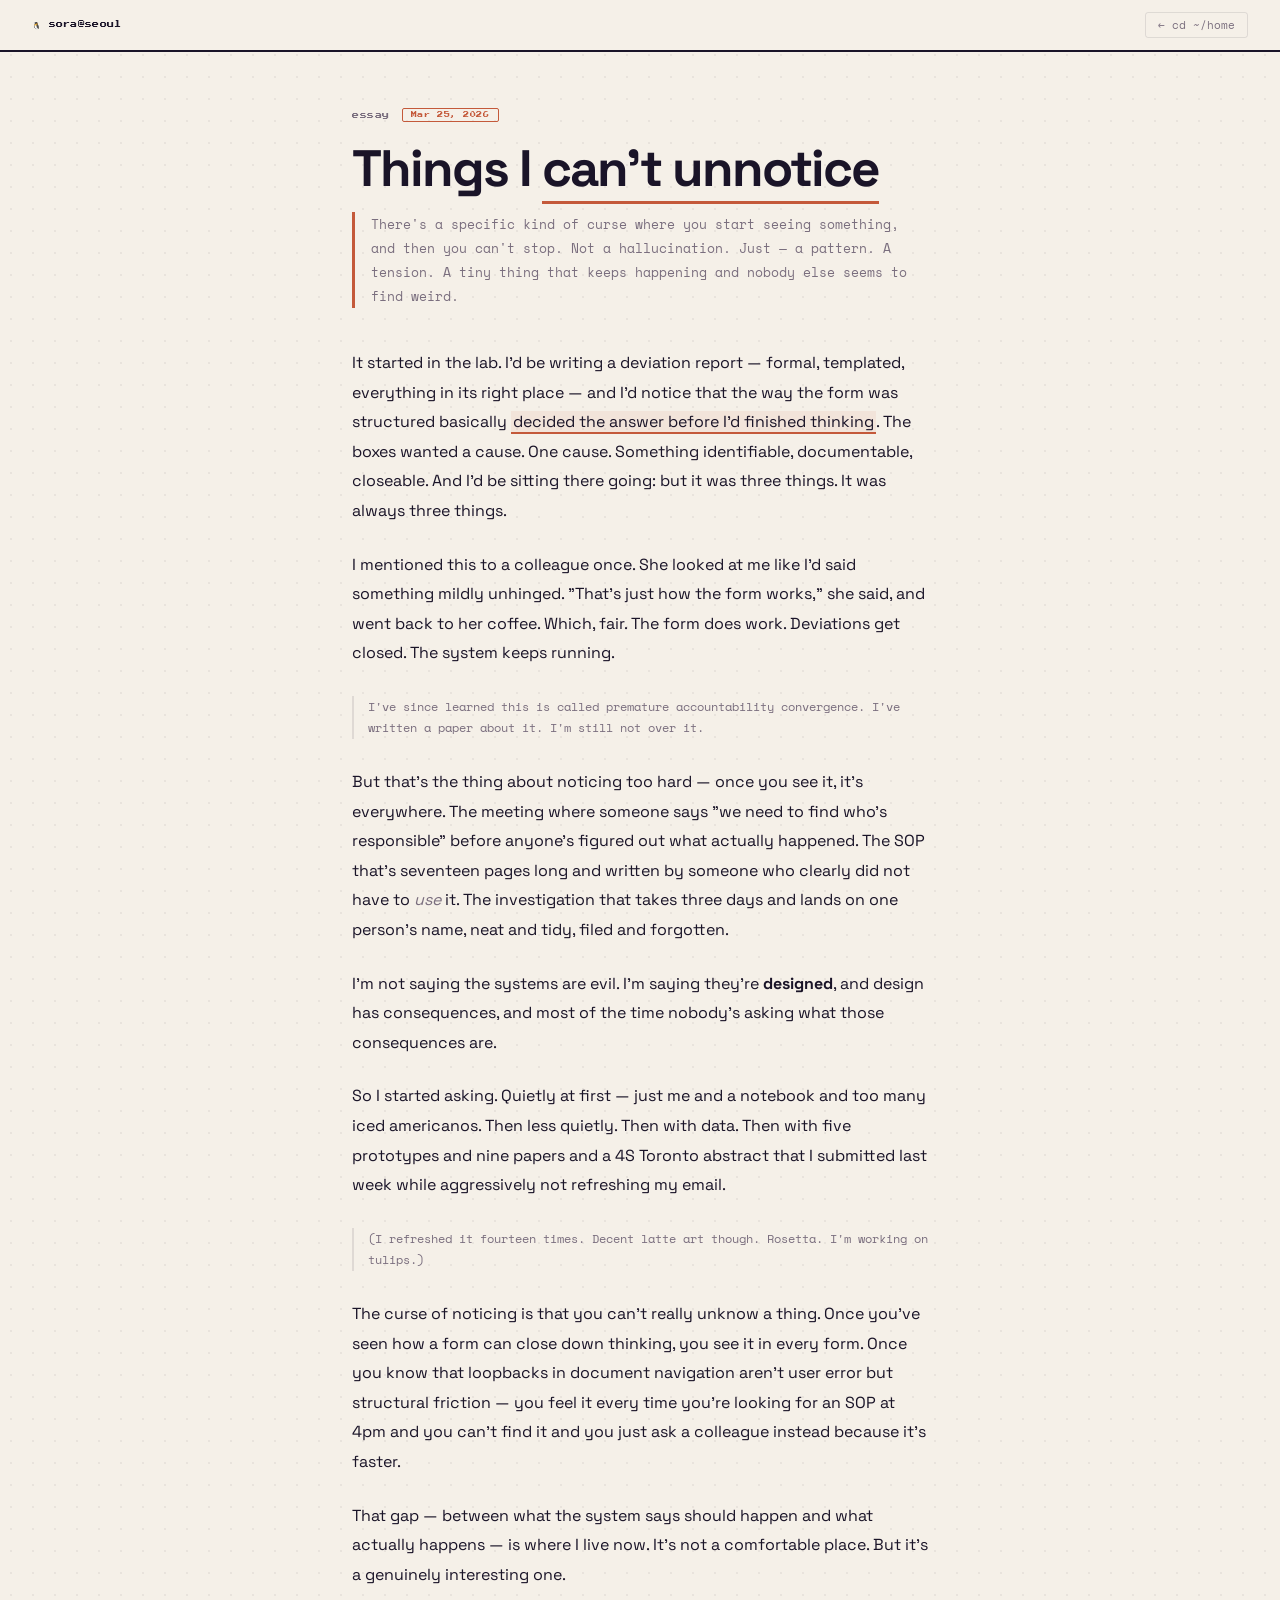
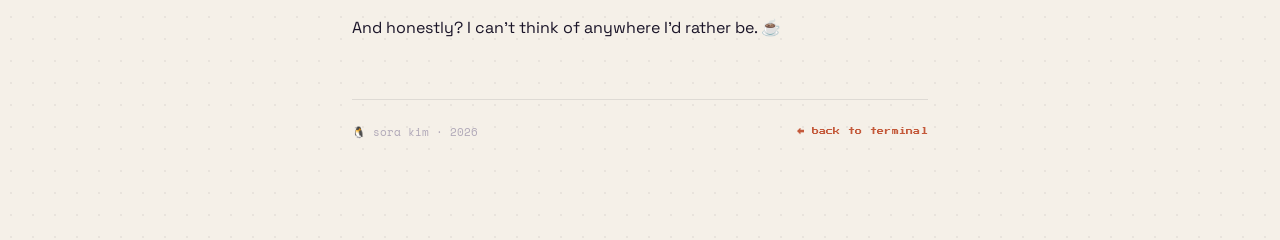
<file: essay_01.html>
<!DOCTYPE html>
<html lang="en">
<head>
<meta charset="UTF-8"/>
<meta name="viewport" content="width=device-width,initial-scale=1.0"/>
<title>Things I can't unnotice — Sora Kim</title>
<link rel="icon" href="data:image/svg+xml,<svg xmlns='http://www.w3.org/2000/svg' viewBox='0 0 100 100'><text y='.9em' font-size='90'>🐧</text></svg>"/>
<style>
@import url('https://fonts.googleapis.com/css2?family=Press+Start+2P&family=Space+Mono:ital,wght@0,400;0,700;1,400&family=Space+Grotesk:wght@300;400;500;600;700&display=swap');
:root{
  --bg:#f5f0e8;--text:#1a1428;--muted:#7a6e7e;--dim:#b0a8b8;
  --terra:#c4593a;--line:rgba(26,20,40,.10);
  --mono:'Space Mono',monospace;--sans:'Space Grotesk',sans-serif;--pixel:'Press Start 2P',monospace;
}
*{box-sizing:border-box;margin:0;padding:0}
html{scroll-behavior:smooth}
body{background:var(--bg);color:var(--text);font-family:var(--sans);background-image:radial-gradient(circle,rgba(26,20,40,.06) 1px,transparent 1px);background-size:22px 22px;min-height:100vh}
.nav{border-bottom:2px solid var(--text);padding:12px 32px;display:flex;justify-content:space-between;align-items:center;position:sticky;top:0;background:var(--bg);z-index:100}
.nav-name{font-family:var(--pixel);font-size:7px;color:var(--text);letter-spacing:.04em;text-decoration:none}
.nav-back{font-family:var(--mono);font-size:11px;color:var(--muted);text-decoration:none;border:1.5px solid var(--line);padding:4px 12px;border-radius:3px;transition:all .15s}
.nav-back:hover{background:var(--text);color:var(--bg);border-color:var(--text)}
.wrap{max-width:640px;margin:0 auto;padding:56px 32px 100px}
.eyebrow{font-family:var(--pixel);font-size:7px;color:var(--muted);letter-spacing:.08em;margin-bottom:20px;display:flex;align-items:center;gap:12px}
.eyebrow-tag{color:var(--terra);border:1px solid var(--terra);padding:3px 8px;border-radius:2px;font-size:6px}
h1{font-size:clamp(2rem,5vw,3.2rem);font-weight:700;letter-spacing:-.04em;line-height:1.05;color:var(--text);margin-bottom:16px}
h1 .acc{border-bottom:3px solid var(--terra)}
.lede{font-family:var(--mono);font-size:13px;color:var(--muted);line-height:1.85;margin-bottom:40px;border-left:3px solid var(--terra);padding-left:16px}
.body{font-size:16px;line-height:1.85;color:var(--text);font-weight:400}
.body p{margin-bottom:24px}
.body em{font-style:italic;color:var(--muted)}
.body strong{font-weight:700}
.body .aside{font-family:var(--mono);font-size:12px;color:var(--muted);border-left:2px solid var(--line);padding-left:14px;margin:28px 0;line-height:1.8}
.body .highlight{background:rgba(196,89,58,.08);border-bottom:2px solid var(--terra);padding:0 2px}
.article-footer{margin-top:56px;padding-top:24px;border-top:1.5px solid var(--line);display:flex;justify-content:space-between;align-items:center;font-family:var(--mono);font-size:11px;color:var(--dim)}
.back-link{font-family:var(--pixel);font-size:7px;color:var(--terra);text-decoration:none;letter-spacing:.04em}
.back-link:hover{text-decoration:underline}
@media(max-width:600px){.wrap{padding:32px 20px 60px}.nav{padding:12px 20px}}
</style>
</head>
<body>
<nav class="nav">
  <a class="nav-name" href="index.html">🐧 sora@seoul</a>
  <a class="nav-back" href="index.html">← cd ~/home</a>
</nav>
<div class="wrap">
  <div class="eyebrow">
    <span>essay</span>
    <span class="eyebrow-tag">Mar 25, 2026</span>
  </div>
  <h1>Things I <span class="acc">can't unnotice</span></h1>
  <p class="lede">There's a specific kind of curse where you start seeing something, and then you can't stop. Not a hallucination. Just — a pattern. A tension. A tiny thing that keeps happening and nobody else seems to find weird.</p>
  <div class="body">
    <p>It started in the lab. I'd be writing a deviation report — formal, templated, everything in its right place — and I'd notice that the way the form was structured basically <span class="highlight">decided the answer before I'd finished thinking</span>. The boxes wanted a cause. One cause. Something identifiable, documentable, closeable. And I'd be sitting there going: but it was three things. It was always three things.</p>
    <p>I mentioned this to a colleague once. She looked at me like I'd said something mildly unhinged. "That's just how the form works," she said, and went back to her coffee. Which, fair. The form does work. Deviations get closed. The system keeps running.</p>
    <div class="aside">I've since learned this is called premature accountability convergence. I've written a paper about it. I'm still not over it.</div>
    <p>But that's the thing about noticing too hard — once you see it, it's everywhere. The meeting where someone says "we need to find who's responsible" before anyone's figured out what actually happened. The SOP that's seventeen pages long and written by someone who clearly did not have to <em>use</em> it. The investigation that takes three days and lands on one person's name, neat and tidy, filed and forgotten.</p>
    <p>I'm not saying the systems are evil. I'm saying they're <strong>designed</strong>, and design has consequences, and most of the time nobody's asking what those consequences are.</p>
    <p>So I started asking. Quietly at first — just me and a notebook and too many iced americanos. Then less quietly. Then with data. Then with five prototypes and nine papers and a 4S Toronto abstract that I submitted last week while aggressively not refreshing my email.</p>
    <div class="aside">(I refreshed it fourteen times. Decent latte art though. Rosetta. I'm working on tulips.)</div>
    <p>The curse of noticing is that you can't really unknow a thing. Once you've seen how a form can close down thinking, you see it in every form. Once you know that loopbacks in document navigation aren't user error but structural friction — you feel it every time you're looking for an SOP at 4pm and you can't find it and you just ask a colleague instead because it's faster.</p>
    <p>That gap — between what the system says should happen and what actually happens — is where I live now. It's not a comfortable place. But it's a genuinely interesting one.</p>
    <p>And honestly? I can't think of anywhere I'd rather be. <span style="color:var(--muted)">☕</span></p>
  </div>
  <div class="article-footer">
    <span>🐧 sora kim · 2026</span>
    <a class="back-link" href="index.html">← back to terminal</a>
  </div>
</div>
</body>
</html>
</file>
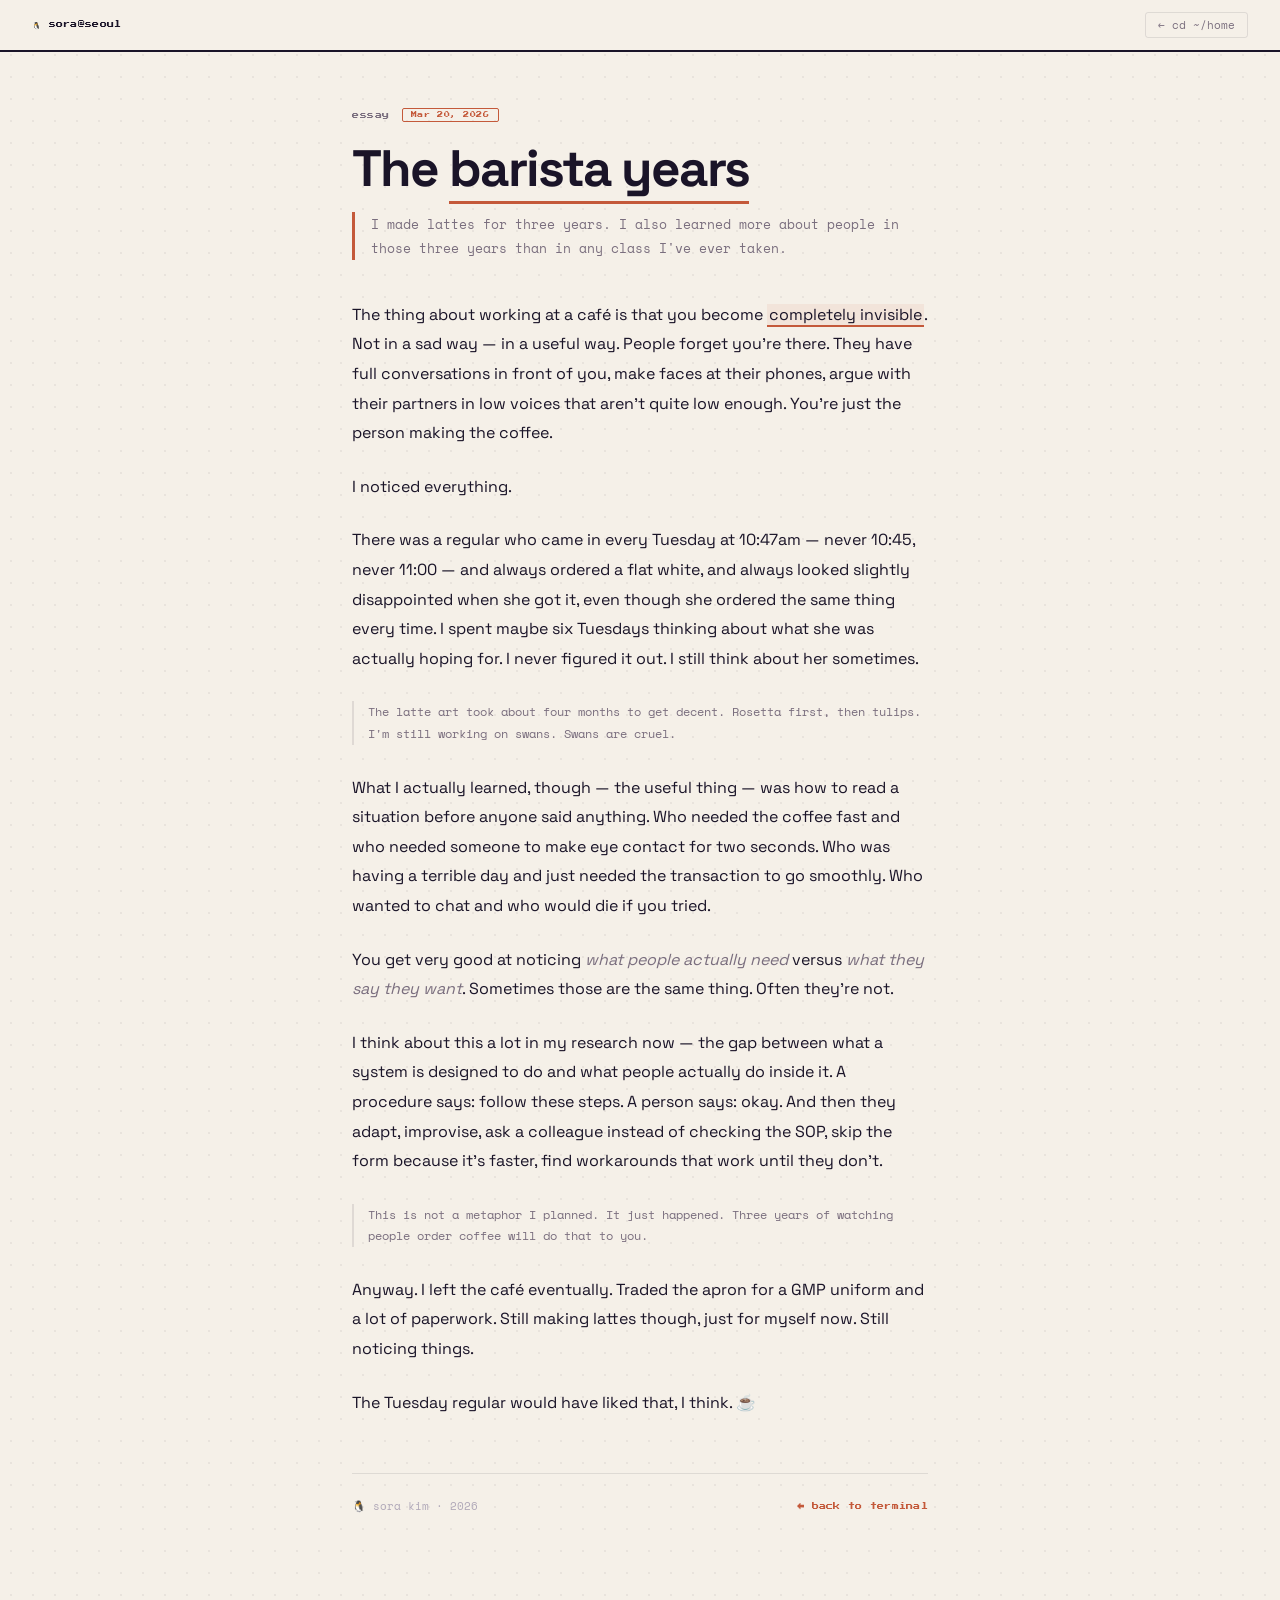
<file: essay_02.html>
<!DOCTYPE html>
<html lang="en">
<head>
<meta charset="UTF-8"/>
<meta name="viewport" content="width=device-width,initial-scale=1.0"/>
<title>The barista years — Sora Kim</title>
<link rel="icon" href="data:image/svg+xml,<svg xmlns='http://www.w3.org/2000/svg' viewBox='0 0 100 100'><text y='.9em' font-size='90'>🐧</text></svg>"/>
<style>
@import url('https://fonts.googleapis.com/css2?family=Press+Start+2P&family=Space+Mono:ital,wght@0,400;0,700;1,400&family=Space+Grotesk:wght@300;400;500;600;700&display=swap');
:root{
  --bg:#f5f0e8;--text:#1a1428;--muted:#7a6e7e;--dim:#b0a8b8;
  --terra:#c4593a;--line:rgba(26,20,40,.10);
  --mono:'Space Mono',monospace;--sans:'Space Grotesk',sans-serif;--pixel:'Press Start 2P',monospace;
}
*{box-sizing:border-box;margin:0;padding:0}
html{scroll-behavior:smooth}
body{background:var(--bg);color:var(--text);font-family:var(--sans);background-image:radial-gradient(circle,rgba(26,20,40,.06) 1px,transparent 1px);background-size:22px 22px;min-height:100vh}
.nav{border-bottom:2px solid var(--text);padding:12px 32px;display:flex;justify-content:space-between;align-items:center;position:sticky;top:0;background:var(--bg);z-index:100}
.nav-name{font-family:var(--pixel);font-size:7px;color:var(--text);letter-spacing:.04em;text-decoration:none}
.nav-back{font-family:var(--mono);font-size:11px;color:var(--muted);text-decoration:none;border:1.5px solid var(--line);padding:4px 12px;border-radius:3px;transition:all .15s}
.nav-back:hover{background:var(--text);color:var(--bg);border-color:var(--text)}
.wrap{max-width:640px;margin:0 auto;padding:56px 32px 100px}
.eyebrow{font-family:var(--pixel);font-size:7px;color:var(--muted);letter-spacing:.08em;margin-bottom:20px;display:flex;align-items:center;gap:12px}
.eyebrow-tag{color:var(--terra);border:1px solid var(--terra);padding:3px 8px;border-radius:2px;font-size:6px}
h1{font-size:clamp(2rem,5vw,3.2rem);font-weight:700;letter-spacing:-.04em;line-height:1.05;color:var(--text);margin-bottom:16px}
h1 .acc{border-bottom:3px solid var(--terra)}
.lede{font-family:var(--mono);font-size:13px;color:var(--muted);line-height:1.85;margin-bottom:40px;border-left:3px solid var(--terra);padding-left:16px}
.body{font-size:16px;line-height:1.85;color:var(--text);font-weight:400}
.body p{margin-bottom:24px}
.body em{font-style:italic;color:var(--muted)}
.body strong{font-weight:700}
.body .aside{font-family:var(--mono);font-size:12px;color:var(--muted);border-left:2px solid var(--line);padding-left:14px;margin:28px 0;line-height:1.8}
.body .highlight{background:rgba(196,89,58,.08);border-bottom:2px solid var(--terra);padding:0 2px}
.article-footer{margin-top:56px;padding-top:24px;border-top:1.5px solid var(--line);display:flex;justify-content:space-between;align-items:center;font-family:var(--mono);font-size:11px;color:var(--dim)}
.back-link{font-family:var(--pixel);font-size:7px;color:var(--terra);text-decoration:none;letter-spacing:.04em}
.back-link:hover{text-decoration:underline}
@media(max-width:600px){.wrap{padding:32px 20px 60px}.nav{padding:12px 20px}}
</style>
</head>
<body>
<nav class="nav">
  <a class="nav-name" href="index.html">🐧 sora@seoul</a>
  <a class="nav-back" href="index.html">← cd ~/home</a>
</nav>
<div class="wrap">
  <div class="eyebrow">
    <span>essay</span>
    <span class="eyebrow-tag">Mar 20, 2026</span>
  </div>
  <h1>The <span class="acc">barista years</span></h1>
  <p class="lede">I made lattes for three years. I also learned more about people in those three years than in any class I've ever taken.</p>
  <div class="body">
    <p>The thing about working at a café is that you become <span class="highlight">completely invisible</span>. Not in a sad way — in a useful way. People forget you're there. They have full conversations in front of you, make faces at their phones, argue with their partners in low voices that aren't quite low enough. You're just the person making the coffee.</p>
    <p>I noticed everything.</p>
    <p>There was a regular who came in every Tuesday at 10:47am — never 10:45, never 11:00 — and always ordered a flat white, and always looked slightly disappointed when she got it, even though she ordered the same thing every time. I spent maybe six Tuesdays thinking about what she was actually hoping for. I never figured it out. I still think about her sometimes.</p>
    <div class="aside">The latte art took about four months to get decent. Rosetta first, then tulips. I'm still working on swans. Swans are cruel.</div>
    <p>What I actually learned, though — the useful thing — was how to read a situation before anyone said anything. Who needed the coffee fast and who needed someone to make eye contact for two seconds. Who was having a terrible day and just needed the transaction to go smoothly. Who wanted to chat and who would die if you tried.</p>
    <p>You get very good at noticing <em>what people actually need</em> versus <em>what they say they want</em>. Sometimes those are the same thing. Often they're not.</p>
    <p>I think about this a lot in my research now — the gap between what a system is designed to do and what people actually do inside it. A procedure says: follow these steps. A person says: okay. And then they adapt, improvise, ask a colleague instead of checking the SOP, skip the form because it's faster, find workarounds that work until they don't.</p>
    <div class="aside">This is not a metaphor I planned. It just happened. Three years of watching people order coffee will do that to you.</div>
    <p>Anyway. I left the café eventually. Traded the apron for a GMP uniform and a lot of paperwork. Still making lattes though, just for myself now. Still noticing things.</p>
    <p>The Tuesday regular would have liked that, I think. <span style="color:var(--muted)">☕</span></p>
  </div>
  <div class="article-footer">
    <span>🐧 sora kim · 2026</span>
    <a class="back-link" href="index.html">← back to terminal</a>
  </div>
</div>
</body>
</html>
</file>
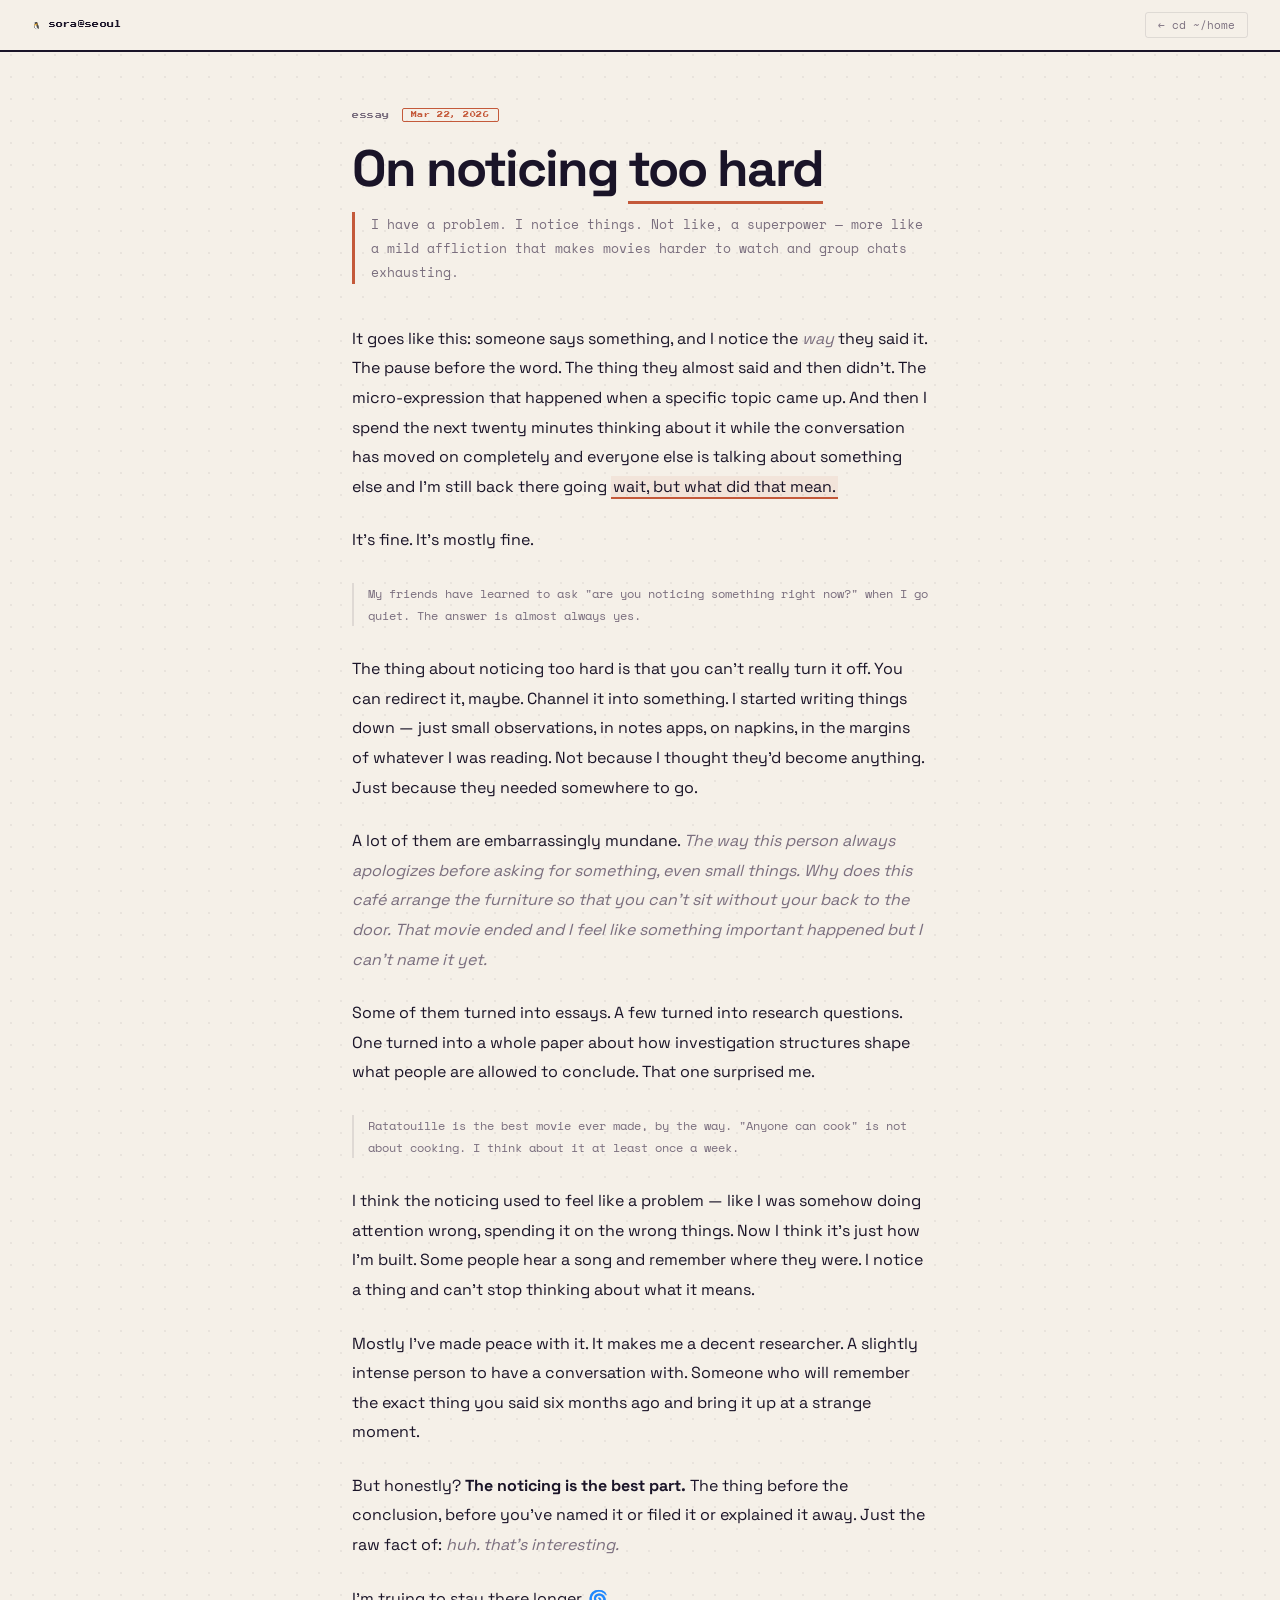
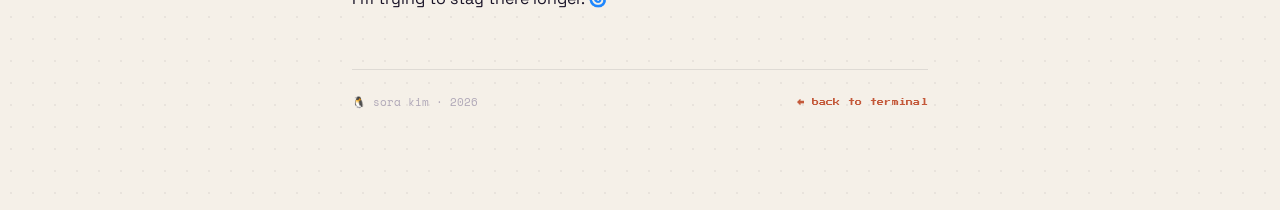
<file: essay_03.html>
<!DOCTYPE html>
<html lang="en">
<head>
<meta charset="UTF-8"/>
<meta name="viewport" content="width=device-width,initial-scale=1.0"/>
<title>On noticing too hard — Sora Kim</title>
<link rel="icon" href="data:image/svg+xml,<svg xmlns='http://www.w3.org/2000/svg' viewBox='0 0 100 100'><text y='.9em' font-size='90'>🐧</text></svg>"/>
<style>
@import url('https://fonts.googleapis.com/css2?family=Press+Start+2P&family=Space+Mono:ital,wght@0,400;0,700;1,400&family=Space+Grotesk:wght@300;400;500;600;700&display=swap');
:root{
  --bg:#f5f0e8;--text:#1a1428;--muted:#7a6e7e;--dim:#b0a8b8;
  --terra:#c4593a;--line:rgba(26,20,40,.10);
  --mono:'Space Mono',monospace;--sans:'Space Grotesk',sans-serif;--pixel:'Press Start 2P',monospace;
}
*{box-sizing:border-box;margin:0;padding:0}
html{scroll-behavior:smooth}
body{background:var(--bg);color:var(--text);font-family:var(--sans);background-image:radial-gradient(circle,rgba(26,20,40,.06) 1px,transparent 1px);background-size:22px 22px;min-height:100vh}
.nav{border-bottom:2px solid var(--text);padding:12px 32px;display:flex;justify-content:space-between;align-items:center;position:sticky;top:0;background:var(--bg);z-index:100}
.nav-name{font-family:var(--pixel);font-size:7px;color:var(--text);letter-spacing:.04em;text-decoration:none}
.nav-back{font-family:var(--mono);font-size:11px;color:var(--muted);text-decoration:none;border:1.5px solid var(--line);padding:4px 12px;border-radius:3px;transition:all .15s}
.nav-back:hover{background:var(--text);color:var(--bg);border-color:var(--text)}
.wrap{max-width:640px;margin:0 auto;padding:56px 32px 100px}
.eyebrow{font-family:var(--pixel);font-size:7px;color:var(--muted);letter-spacing:.08em;margin-bottom:20px;display:flex;align-items:center;gap:12px}
.eyebrow-tag{color:var(--terra);border:1px solid var(--terra);padding:3px 8px;border-radius:2px;font-size:6px}
h1{font-size:clamp(2rem,5vw,3.2rem);font-weight:700;letter-spacing:-.04em;line-height:1.05;color:var(--text);margin-bottom:16px}
h1 .acc{border-bottom:3px solid var(--terra)}
.lede{font-family:var(--mono);font-size:13px;color:var(--muted);line-height:1.85;margin-bottom:40px;border-left:3px solid var(--terra);padding-left:16px}
.body{font-size:16px;line-height:1.85;color:var(--text);font-weight:400}
.body p{margin-bottom:24px}
.body em{font-style:italic;color:var(--muted)}
.body strong{font-weight:700}
.body .aside{font-family:var(--mono);font-size:12px;color:var(--muted);border-left:2px solid var(--line);padding-left:14px;margin:28px 0;line-height:1.8}
.body .highlight{background:rgba(196,89,58,.08);border-bottom:2px solid var(--terra);padding:0 2px}
.article-footer{margin-top:56px;padding-top:24px;border-top:1.5px solid var(--line);display:flex;justify-content:space-between;align-items:center;font-family:var(--mono);font-size:11px;color:var(--dim)}
.back-link{font-family:var(--pixel);font-size:7px;color:var(--terra);text-decoration:none;letter-spacing:.04em}
.back-link:hover{text-decoration:underline}
@media(max-width:600px){.wrap{padding:32px 20px 60px}.nav{padding:12px 20px}}
</style>
</head>
<body>
<nav class="nav">
  <a class="nav-name" href="index.html">🐧 sora@seoul</a>
  <a class="nav-back" href="index.html">← cd ~/home</a>
</nav>
<div class="wrap">
  <div class="eyebrow">
    <span>essay</span>
    <span class="eyebrow-tag">Mar 22, 2026</span>
  </div>
  <h1>On noticing <span class="acc">too hard</span></h1>
  <p class="lede">I have a problem. I notice things. Not like, a superpower — more like a mild affliction that makes movies harder to watch and group chats exhausting.</p>
  <div class="body">
    <p>It goes like this: someone says something, and I notice the <em>way</em> they said it. The pause before the word. The thing they almost said and then didn't. The micro-expression that happened when a specific topic came up. And then I spend the next twenty minutes thinking about it while the conversation has moved on completely and everyone else is talking about something else and I'm still back there going <span class="highlight">wait, but what did that mean.</span></p>
    <p>It's fine. It's mostly fine.</p>
    <div class="aside">My friends have learned to ask "are you noticing something right now?" when I go quiet. The answer is almost always yes.</div>
    <p>The thing about noticing too hard is that you can't really turn it off. You can redirect it, maybe. Channel it into something. I started writing things down — just small observations, in notes apps, on napkins, in the margins of whatever I was reading. Not because I thought they'd become anything. Just because they needed somewhere to go.</p>
    <p>A lot of them are embarrassingly mundane. <em>The way this person always apologizes before asking for something, even small things.</em> <em>Why does this café arrange the furniture so that you can't sit without your back to the door.</em> <em>That movie ended and I feel like something important happened but I can't name it yet.</em></p>
    <p>Some of them turned into essays. A few turned into research questions. One turned into a whole paper about how investigation structures shape what people are allowed to conclude. That one surprised me.</p>
    <div class="aside">Ratatouille is the best movie ever made, by the way. "Anyone can cook" is not about cooking. I think about it at least once a week.</div>
    <p>I think the noticing used to feel like a problem — like I was somehow doing attention wrong, spending it on the wrong things. Now I think it's just how I'm built. Some people hear a song and remember where they were. I notice a thing and can't stop thinking about what it means.</p>
    <p>Mostly I've made peace with it. It makes me a decent researcher. A slightly intense person to have a conversation with. Someone who will remember the exact thing you said six months ago and bring it up at a strange moment.</p>
    <p>But honestly? <strong>The noticing is the best part.</strong> The thing before the conclusion, before you've named it or filed it or explained it away. Just the raw fact of: <em>huh. that's interesting.</em></p>
    <p>I'm trying to stay there longer. <span style="color:var(--muted)">🌀</span></p>
  </div>
  <div class="article-footer">
    <span>🐧 sora kim · 2026</span>
    <a class="back-link" href="index.html">← back to terminal</a>
  </div>
</div>
</body>
</html>
</file>
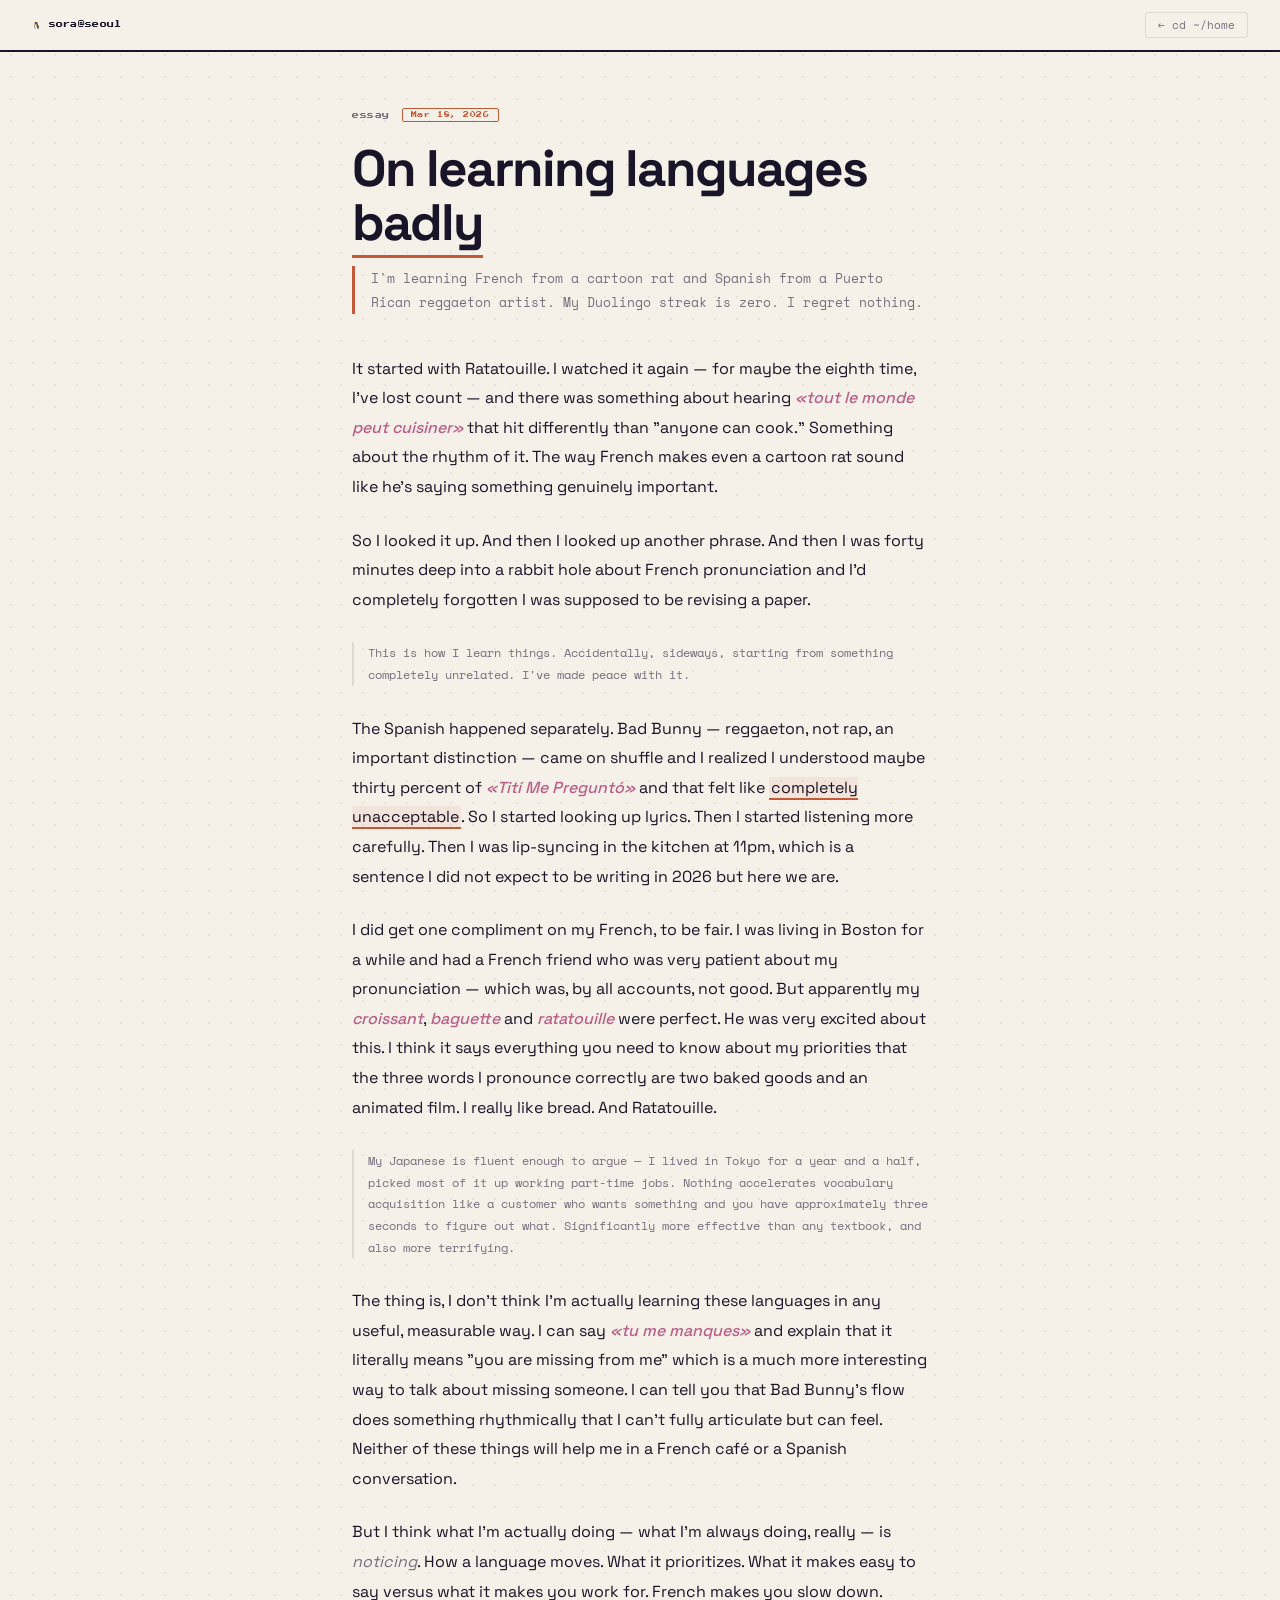
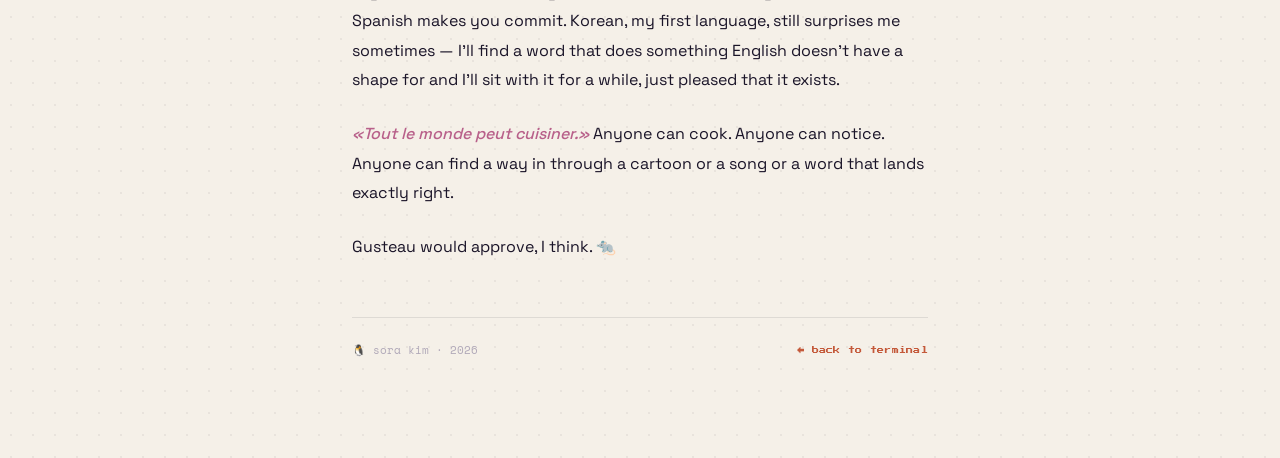
<file: essay_04.html>
<!DOCTYPE html>
<html lang="en">
<head>
<meta charset="UTF-8"/>
<meta name="viewport" content="width=device-width,initial-scale=1.0"/>
<title>On learning languages badly — Sora Kim</title>
<link rel="icon" href="data:image/svg+xml,<svg xmlns='http://www.w3.org/2000/svg' viewBox='0 0 100 100'><text y='.9em' font-size='90'>🐧</text></svg>"/>
<style>
@import url('https://fonts.googleapis.com/css2?family=Press+Start+2P&family=Space+Mono:ital,wght@0,400;0,700;1,400&family=Space+Grotesk:wght@300;400;500;600;700&display=swap');
:root{
  --bg:#f5f0e8;--text:#1a1428;--muted:#7a6e7e;--dim:#b0a8b8;
  --terra:#c4593a;--pink:#b8608a;--line:rgba(26,20,40,.10);
  --mono:'Space Mono',monospace;--sans:'Space Grotesk',sans-serif;--pixel:'Press Start 2P',monospace;
}
*{box-sizing:border-box;margin:0;padding:0}
html{scroll-behavior:smooth}
body{background:var(--bg);color:var(--text);font-family:var(--sans);background-image:radial-gradient(circle,rgba(26,20,40,.06) 1px,transparent 1px);background-size:22px 22px;min-height:100vh}
.nav{border-bottom:2px solid var(--text);padding:12px 32px;display:flex;justify-content:space-between;align-items:center;position:sticky;top:0;background:var(--bg);z-index:100}
.nav-name{font-family:var(--pixel);font-size:7px;color:var(--text);letter-spacing:.04em;text-decoration:none}
.nav-back{font-family:var(--mono);font-size:11px;color:var(--muted);text-decoration:none;border:1.5px solid var(--line);padding:4px 12px;border-radius:3px;transition:all .15s}
.nav-back:hover{background:var(--text);color:var(--bg);border-color:var(--text)}
.wrap{max-width:640px;margin:0 auto;padding:56px 32px 100px}
.eyebrow{font-family:var(--pixel);font-size:7px;color:var(--muted);letter-spacing:.08em;margin-bottom:20px;display:flex;align-items:center;gap:12px}
.eyebrow-tag{color:var(--terra);border:1px solid var(--terra);padding:3px 8px;border-radius:2px;font-size:6px}
h1{font-size:clamp(2rem,5vw,3.2rem);font-weight:700;letter-spacing:-.04em;line-height:1.05;color:var(--text);margin-bottom:16px}
h1 .acc{border-bottom:3px solid var(--terra)}
.lede{font-family:var(--mono);font-size:13px;color:var(--muted);line-height:1.85;margin-bottom:40px;border-left:3px solid var(--terra);padding-left:16px}
.body{font-size:16px;line-height:1.85;color:var(--text);font-weight:400}
.body p{margin-bottom:24px}
.body em{font-style:italic;color:var(--muted)}
.body strong{font-weight:700}
.body .aside{font-family:var(--mono);font-size:12px;color:var(--muted);border-left:2px solid var(--line);padding-left:14px;margin:28px 0;line-height:1.8}
.body .highlight{background:rgba(196,89,58,.08);border-bottom:2px solid var(--terra);padding:0 2px}
.body .foreign{font-style:italic;color:var(--pink);font-weight:500}
.article-footer{margin-top:56px;padding-top:24px;border-top:1.5px solid var(--line);display:flex;justify-content:space-between;align-items:center;font-family:var(--mono);font-size:11px;color:var(--dim)}
.back-link{font-family:var(--pixel);font-size:7px;color:var(--terra);text-decoration:none;letter-spacing:.04em}
.back-link:hover{text-decoration:underline}
@media(max-width:600px){.wrap{padding:32px 20px 60px}.nav{padding:12px 20px}}
</style>
</head>
<body>
<nav class="nav">
  <a class="nav-name" href="index.html">🐧 sora@seoul</a>
  <a class="nav-back" href="index.html">← cd ~/home</a>
</nav>
<div class="wrap">
  <div class="eyebrow">
    <span>essay</span>
    <span class="eyebrow-tag">Mar 18, 2026</span>
  </div>
  <h1>On learning languages <span class="acc">badly</span></h1>
  <p class="lede">I'm learning French from a cartoon rat and Spanish from a Puerto Rican reggaeton artist. My Duolingo streak is zero. I regret nothing.</p>
  <div class="body">
    <p>It started with Ratatouille. I watched it again — for maybe the eighth time, I've lost count — and there was something about hearing <span class="foreign">«tout le monde peut cuisiner»</span> that hit differently than "anyone can cook." Something about the rhythm of it. The way French makes even a cartoon rat sound like he's saying something genuinely important.</p>
    <p>So I looked it up. And then I looked up another phrase. And then I was forty minutes deep into a rabbit hole about French pronunciation and I'd completely forgotten I was supposed to be revising a paper.</p>
    <div class="aside">This is how I learn things. Accidentally, sideways, starting from something completely unrelated. I've made peace with it.</div>
    <p>The Spanish happened separately. Bad Bunny — reggaeton, not rap, an important distinction — came on shuffle and I realized I understood maybe thirty percent of <span class="foreign">«Tití Me Preguntó»</span> and that felt like <span class="highlight">completely unacceptable</span>. So I started looking up lyrics. Then I started listening more carefully. Then I was lip-syncing in the kitchen at 11pm, which is a sentence I did not expect to be writing in 2026 but here we are.</p>
    <p>I did get one compliment on my French, to be fair. I was living in Boston for a while and had a French friend who was very patient about my pronunciation — which was, by all accounts, not good. But apparently my <span class="foreign">croissant</span>, <span class="foreign">baguette</span> and <span class="foreign">ratatouille</span> were perfect. He was very excited about this. I think it says everything you need to know about my priorities that the three words I pronounce correctly are two baked goods and an animated film. I really like bread. And Ratatouille.</p>
    <div class="aside">My Japanese is fluent enough to argue — I lived in Tokyo for a year and a half, picked most of it up working part-time jobs. Nothing accelerates vocabulary acquisition like a customer who wants something and you have approximately three seconds to figure out what. Significantly more effective than any textbook, and also more terrifying.</div>
    <p>The thing is, I don't think I'm actually learning these languages in any useful, measurable way. I can say <span class="foreign">«tu me manques»</span> and explain that it literally means "you are missing from me" which is a much more interesting way to talk about missing someone. I can tell you that Bad Bunny's flow does something rhythmically that I can't fully articulate but can feel. Neither of these things will help me in a French café or a Spanish conversation.</p>
    <p>But I think what I'm actually doing — what I'm always doing, really — is <em>noticing</em>. How a language moves. What it prioritizes. What it makes easy to say versus what it makes you work for. French makes you slow down. Spanish makes you commit. Korean, my first language, still surprises me sometimes — I'll find a word that does something English doesn't have a shape for and I'll sit with it for a while, just pleased that it exists.</p>
    <p><span class="foreign">«Tout le monde peut cuisiner.»</span> Anyone can cook. Anyone can notice. Anyone can find a way in through a cartoon or a song or a word that lands exactly right.</p>
    <p>Gusteau would approve, I think. <span style="color:var(--muted)">🐀</span></p>
  </div>
  <div class="article-footer">
    <span>🐧 sora kim · 2026</span>
    <a class="back-link" href="index.html">← back to terminal</a>
  </div>
</div>
</body>
</html>
</file>
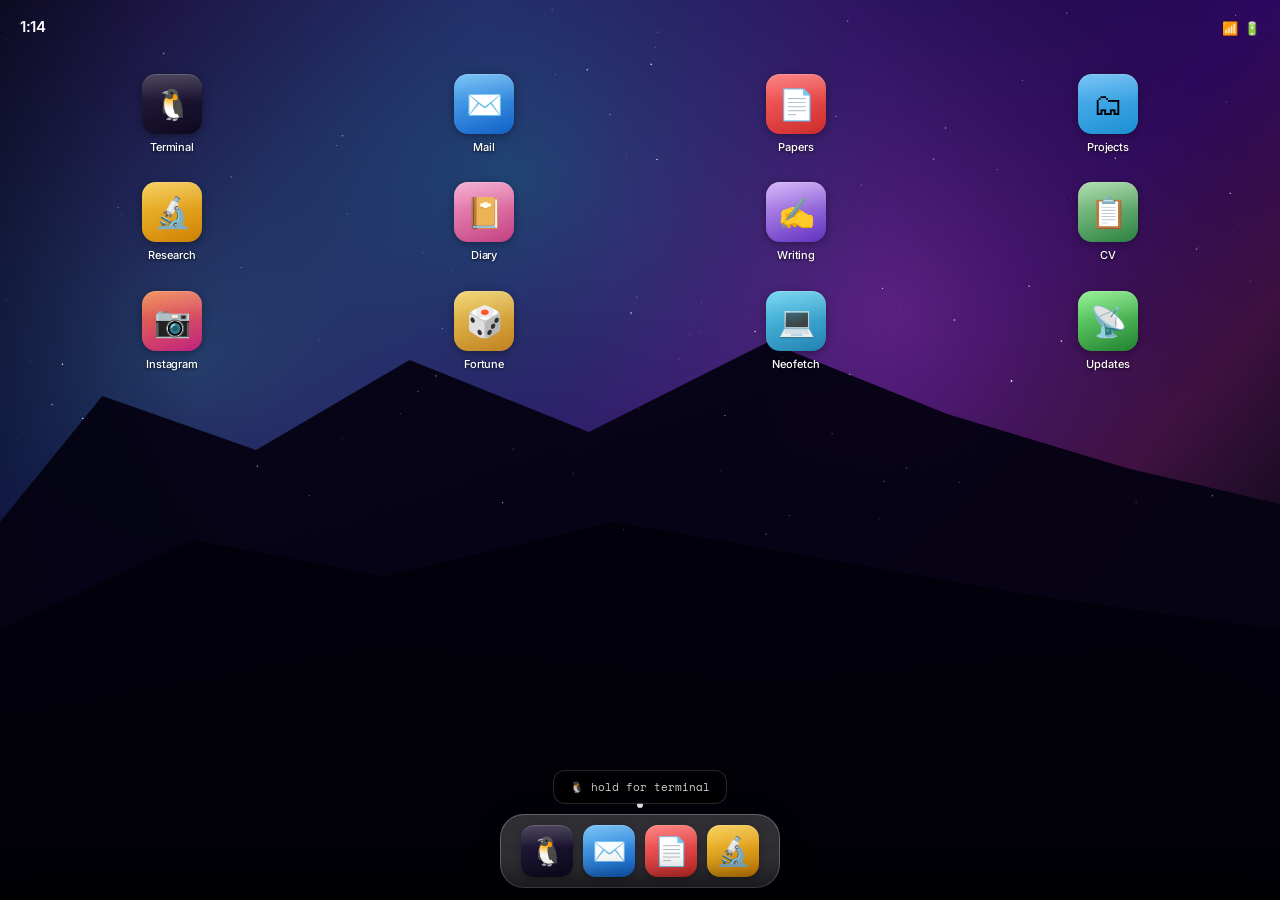
<file: mobile.html>
<!DOCTYPE html>
<html lang="en">
<head>
<meta charset="UTF-8"/>
<meta name="viewport" content="width=device-width,initial-scale=1.0,maximum-scale=1.0,user-scalable=no"/>
<title>sora@seoul</title>
<link rel="icon" href="data:image/svg+xml,<svg xmlns='http://www.w3.org/2000/svg' viewBox='0 0 100 100'><text y='.9em' font-size='90'>🐧</text></svg>"/>
<link rel="manifest" href="manifest.json"/>
<meta name="apple-mobile-web-app-capable" content="yes"/>
<meta name="apple-mobile-web-app-status-bar-style" content="black-translucent"/>
<style>
@import url('https://fonts.googleapis.com/css2?family=Press+Start+2P&family=Space+Mono:wght@400;700&family=Inter:wght@400;500;600;700&display=swap');
*{box-sizing:border-box;margin:0;padding:0;-webkit-tap-highlight-color:transparent;user-select:none;-webkit-user-select:none}
html,body{width:100%;height:100%;overflow:hidden;font-family:'Inter',-apple-system,sans-serif;background:#050818}

/* WALLPAPER */
#wallpaper{position:fixed;inset:0;z-index:0}

/* STATUS BAR */
#statusbar{position:fixed;top:0;left:0;right:0;height:44px;z-index:300;display:flex;align-items:flex-end;justify-content:space-between;padding:0 20px 8px;pointer-events:none}
.sb-time{font-size:15px;font-weight:600;color:#fff;letter-spacing:-.02em}
.sb-icons{display:flex;align-items:center;gap:6px;font-size:13px;color:#fff}

/* HOME SCREEN */
#homescreen{position:fixed;top:44px;left:0;right:0;bottom:80px;z-index:10;overflow:hidden;padding:20px 16px 0}

/* PAGE DOTS */
#pagedots{position:fixed;bottom:92px;left:0;right:0;z-index:11;display:flex;justify-content:center;gap:6px}
.pdot{width:6px;height:6px;border-radius:50%;background:rgba(255,255,255,.35);transition:background .2s}
.pdot.active{background:rgba(255,255,255,.9)}

/* APP GRID */
.app-page{display:grid;grid-template-columns:repeat(4,1fr);gap:0;padding:0;width:100%;row-gap:8px}
.app{display:flex;flex-direction:column;align-items:center;gap:6px;padding:10px 4px;border-radius:16px;cursor:pointer;transition:opacity .1s;-webkit-touch-callout:none}
.app:active{opacity:.7}
.app.long-press{animation:wiggle .15s ease}
@keyframes wiggle{0%,100%{transform:rotate(0deg)}25%{transform:rotate(-2deg)}75%{transform:rotate(2deg)}}
.app-icon{width:60px;height:60px;border-radius:14px;display:flex;align-items:center;justify-content:center;font-size:30px;box-shadow:0 2px 8px rgba(0,0,0,.35),inset 0 1px 0 rgba(255,255,255,.15);position:relative;overflow:hidden}
.app-icon::after{content:'';position:absolute;top:0;left:0;right:0;height:45%;background:linear-gradient(180deg,rgba(255,255,255,.18),transparent);border-radius:14px 14px 0 0;pointer-events:none}
.app-label{font-size:11px;font-weight:500;color:#fff;text-shadow:0 1px 3px rgba(0,0,0,.8);text-align:center;line-height:1.3;max-width:72px;word-break:break-word;letter-spacing:-.01em}

/* ICON COLORS */
.ico-terminal{background:linear-gradient(160deg,#2a2040,#0d0820)}
.ico-folder{background:linear-gradient(160deg,#5db8f5,#1a8fd1)}
.ico-papers{background:linear-gradient(160deg,#ff6b6b,#cc2a2a)}
.ico-diary{background:linear-gradient(160deg,#f5a0c8,#c44080)}
.ico-mail{background:linear-gradient(160deg,#60b8f5,#1060c8)}
.ico-ig{background:linear-gradient(160deg,#f08040,#c02080)}
.ico-research{background:linear-gradient(160deg,#f5c840,#d08000)}
.ico-cv{background:linear-gradient(160deg,#a0d8a0,#2a8040)}
.ico-writing{background:linear-gradient(160deg,#d0a8f8,#6030c0)}

/* DOCK */
#dock{position:fixed;bottom:12px;left:50%;transform:translateX(-50%);z-index:100;display:flex;align-items:center;gap:10px;padding:10px 20px;background:rgba(255,255,255,.18);border:1px solid rgba(255,255,255,.25);border-radius:24px;backdrop-filter:blur(40px);-webkit-backdrop-filter:blur(40px);box-shadow:0 4px 24px rgba(0,0,0,.3)}
.dock-app{display:flex;flex-direction:column;align-items:center;gap:3px;cursor:pointer}
.dock-icon{width:52px;height:52px;border-radius:13px;display:flex;align-items:center;justify-content:center;font-size:28px;box-shadow:0 2px 6px rgba(0,0,0,.3),inset 0 1px 0 rgba(255,255,255,.15);position:relative;overflow:hidden;transition:transform .15s}
.dock-icon::after{content:'';position:absolute;top:0;left:0;right:0;height:45%;background:linear-gradient(180deg,rgba(255,255,255,.18),transparent);border-radius:13px 13px 0 0;pointer-events:none}
.dock-app:active .dock-icon{transform:scale(.9)}

/* TERMINAL BOTTOM SHEET */
#term-sheet{position:fixed;bottom:0;left:0;right:0;z-index:500;transform:translateY(100%);transition:transform .35s cubic-bezier(.32,0,.67,0);border-radius:20px 20px 0 0;overflow:hidden;box-shadow:0 -8px 40px rgba(0,0,0,.6);display:flex;flex-direction:column;height:70vh}
#term-sheet.open{transform:translateY(0);transition:transform .35s cubic-bezier(.33,1,.68,1)}
.ts-handle-bar{background:#2d2640;padding:12px 16px 8px;display:flex;flex-direction:column;align-items:center;gap:8px;flex-shrink:0}
.ts-handle{width:36px;height:4px;border-radius:2px;background:rgba(255,255,255,.25)}
.ts-title-row{display:flex;align-items:center;justify-content:space-between;width:100%}
.ts-dots{display:flex;gap:5px}
.ts-dot{width:10px;height:10px;border-radius:50%}
.ts-dot.r{background:#ff5f57}.ts-dot.y{background:#febc2e}.ts-dot.g{background:#28c840}
.ts-title{font-family:'Space Mono',monospace;font-size:10px;color:rgba(255,255,255,.4);letter-spacing:.04em}
.ts-close{font-size:16px;color:rgba(255,255,255,.5);cursor:pointer;padding:4px 8px}
.ts-out{flex:1;overflow-y:auto;padding:14px 16px;background:#f5f0e8;background-image:radial-gradient(circle,rgba(26,20,40,.06) 1px,transparent 1px);background-size:20px 20px;-webkit-overflow-scrolling:touch}
.ts-out::-webkit-scrollbar{display:none}
.tline{margin-bottom:2px;line-height:1.75;font-size:11px;font-family:'Space Mono',monospace;white-space:pre-wrap;word-break:break-word}
.tline.out{color:#7a6e7e}
.tline.err{color:#c4593a}
.tline.head{color:#1a1428;font-family:'Press Start 2P',monospace;font-size:5px;letter-spacing:.06em;margin:8px 0 4px;border-bottom:1px solid rgba(26,20,40,.1);padding-bottom:4px}
.tline.blank{min-height:8px}
.tline.prompt-line{display:flex;align-items:flex-start;gap:6px}
.tline b{color:#1a1428;font-weight:700}
.te{color:#c4593a}.mi{color:#4a9e7e}.pi{color:#b8608a}.bl{color:#4a7ab8}.ye{color:#c89a2a}.dm{color:#b0a8b8}
.ts-input{display:flex;align-items:center;gap:8px;padding:10px 16px;border-top:1px solid rgba(26,20,40,.08);background:#ede8dc;flex-shrink:0}
.ts-ps1{color:#c4593a;font-family:'Press Start 2P',monospace;font-size:5px;white-space:nowrap}
.ts-ps1 .sym{color:#4a9e7e}
#tcmd{flex:1;background:transparent;border:none;outline:none;font-family:'Space Mono',monospace;font-size:12px;color:#1a1428;caret-color:#c4593a;-webkit-user-select:text;user-select:text}
#tcmd::placeholder{color:#b0a8b8;font-size:10px}

/* OVERLAY */
#sheet-overlay{position:fixed;inset:0;z-index:490;background:rgba(0,0,0,.4);backdrop-filter:blur(4px);display:none}
#sheet-overlay.open{display:block}

/* EASTER EGG HINT */
#egg-hint{position:fixed;bottom:96px;left:50%;transform:translateX(-50%);z-index:200;background:rgba(0,0,0,.7);backdrop-filter:blur(12px);border:1px solid rgba(255,255,255,.15);border-radius:12px;padding:8px 16px;font-size:11px;color:rgba(255,255,255,.8);font-family:'Space Mono',monospace;white-space:nowrap;opacity:0;transition:opacity .3s;pointer-events:none}
#egg-hint.show{opacity:1}

/* CONTACT SHEET */
#contact-sheet{position:fixed;bottom:0;left:0;right:0;z-index:600;transform:translateY(100%);transition:transform .35s cubic-bezier(.32,0,.67,0);border-radius:20px 20px 0 0;background:#f5f0e8;overflow:hidden;box-shadow:0 -8px 40px rgba(0,0,0,.6)}
#contact-sheet.open{transform:translateY(0);transition:transform .35s cubic-bezier(.33,1,.68,1)}
.cs-handle{display:flex;justify-content:center;padding:12px 0 8px;background:#f5f0e8}
.cs-handle-bar{width:36px;height:4px;border-radius:2px;background:rgba(26,20,40,.2)}
.cs-title{font-family:'Press Start 2P',monospace;font-size:6px;color:#1a1428;padding:0 24px 16px;letter-spacing:.04em}
.cs-item{display:flex;align-items:center;gap:14px;padding:14px 24px;border-bottom:1px solid rgba(26,20,40,.07);cursor:pointer;text-decoration:none}
.cs-item:active{background:rgba(26,20,40,.05)}
.cs-icon{font-size:22px;width:32px;text-align:center}
.cs-text{font-family:'Space Mono',monospace}
.cs-label{font-size:12px;color:#1a1428;font-weight:700}
.cs-sub{font-size:10px;color:#7a6e7e}
.cs-close-btn{margin:12px 24px 28px;padding:14px;text-align:center;background:#2d2640;border-radius:12px;font-family:'Space Mono',monospace;font-size:12px;color:#fff;cursor:pointer;font-weight:700}
</style>
</head>
<body>

<canvas id="wallpaper"></canvas>

<!-- STATUS BAR -->
<div id="statusbar">
  <span class="sb-time" id="clock">9:41</span>
  <div class="sb-icons"><span>📶</span><span>🔋</span></div>
</div>

<!-- HOME SCREEN -->
<div id="homescreen">
  <div class="app-page" id="app-grid">

    <!-- Row 1 -->
    <div class="app" id="app-terminal" data-long="terminal">
      <div class="app-icon ico-terminal">🐧</div>
      <div class="app-label">Terminal</div>
    </div>
    <div class="app" onclick="openContactSheet()">
      <div class="app-icon ico-mail">✉️</div>
      <div class="app-label">Mail</div>
    </div>
    <div class="app" onclick="window.open('https://sorakim-lab.github.io/papers','_blank')">
      <div class="app-icon ico-papers">📄</div>
      <div class="app-label">Papers</div>
    </div>
    <div class="app" onclick="window.open('https://sorakim-lab.github.io/projects','_blank')">
      <div class="app-icon ico-folder">🗂</div>
      <div class="app-label">Projects</div>
    </div>

    <!-- Row 2 -->
    <div class="app" onclick="window.open('https://sorakim-lab.github.io','_blank')">
      <div class="app-icon ico-research">🔬</div>
      <div class="app-label">Research</div>
    </div>
    <div class="app" onclick="runTermCmd('cat diary.txt')">
      <div class="app-icon ico-diary">📔</div>
      <div class="app-label">Diary</div>
    </div>
    <div class="app" onclick="runTermCmd('ls writing')">
      <div class="app-icon ico-writing">✍️</div>
      <div class="app-label">Writing</div>
    </div>
    <div class="app" onclick="window.open('assets/sorakim_cv_hci.pdf','_blank')">
      <div class="app-icon ico-cv">📋</div>
      <div class="app-label">CV</div>
    </div>

    <!-- Row 3 -->
    <div class="app" onclick="window.open('https://instagram.com/sora.rchive_','_blank')">
      <div class="app-icon ico-ig">📷</div>
      <div class="app-label">Instagram</div>
    </div>
    <div class="app" onclick="runTermCmd('fortune')">
      <div class="app-icon" style="background:linear-gradient(160deg,#f0d060,#c08020)">🎲</div>
      <div class="app-label">Fortune</div>
    </div>
    <div class="app" onclick="runTermCmd('neofetch')">
      <div class="app-icon" style="background:linear-gradient(160deg,#60d0f0,#2080b0)">💻</div>
      <div class="app-label">Neofetch</div>
    </div>
    <div class="app" onclick="runTermCmd('updates')">
      <div class="app-icon" style="background:linear-gradient(160deg,#80f080,#208030)">📡</div>
      <div class="app-label">Updates</div>
    </div>

  </div>
</div>

<!-- PAGE DOTS -->
<div id="pagedots">
  <div class="pdot active"></div>
</div>

<!-- EASTER EGG HINT -->
<div id="egg-hint">🐧 hold for terminal</div>

<!-- DOCK -->
<div id="dock">
  <div class="dock-app" id="dock-terminal" data-long="terminal">
    <div class="dock-icon ico-terminal">🐧</div>
  </div>
  <div class="dock-app" onclick="openContactSheet()">
    <div class="dock-icon ico-mail">✉️</div>
  </div>
  <div class="dock-app" onclick="window.open('https://sorakim-lab.github.io/papers','_blank')">
    <div class="dock-icon ico-papers">📄</div>
  </div>
  <div class="dock-app" onclick="window.open('https://sorakim-lab.github.io','_blank')">
    <div class="dock-icon ico-research">🔬</div>
  </div>
</div>

<!-- SHEET OVERLAY -->
<div id="sheet-overlay" onclick="closeAllSheets()"></div>

<!-- TERMINAL BOTTOM SHEET -->
<div id="term-sheet">
  <div class="ts-handle-bar">
    <div class="ts-handle"></div>
    <div class="ts-title-row">
      <div class="ts-dots">
        <div class="ts-dot r"></div>
        <div class="ts-dot y"></div>
        <div class="ts-dot g"></div>
      </div>
      <div class="ts-title">🐧 sora@seoul</div>
      <div class="ts-close" onclick="closeTermSheet()">✕</div>
    </div>
  </div>
  <div class="ts-out" id="ts-out"></div>
  <div class="ts-input">
    <span class="ts-ps1">sora@seoul ~<span class="sym"> $</span></span>
    <input id="tcmd" autocomplete="off" autocorrect="off" autocapitalize="off" spellcheck="false" placeholder="type 'help' →" inputmode="text"/>
  </div>
</div>

<!-- CONTACT SHEET -->
<div id="contact-sheet">
  <div class="cs-handle"><div class="cs-handle-bar"></div></div>
  <div class="cs-title">// GET IN TOUCH</div>
  <a class="cs-item" href="sms:+821081197439">
    <div class="cs-icon">💬</div>
    <div class="cs-text"><div class="cs-label">iMessage</div><div class="cs-sub">+82 10-8119-7439</div></div>
  </a>
  <a class="cs-item" href="mailto:sorakim.lab@gmail.com">
    <div class="cs-icon">✉️</div>
    <div class="cs-text"><div class="cs-label">Email</div><div class="cs-sub">sorakim.lab@gmail.com</div></div>
  </a>
  <a class="cs-item" href="assets/sorakim_cv_hci.pdf" target="_blank">
    <div class="cs-icon">📄</div>
    <div class="cs-text"><div class="cs-label">Download CV</div><div class="cs-sub">sorakim_cv_hci.pdf</div></div>
  </a>
  <a class="cs-item" href="https://instagram.com/sora.rchive_" target="_blank">
    <div class="cs-icon">📷</div>
    <div class="cs-text"><div class="cs-label">Instagram</div><div class="cs-sub">@sora.rchive_</div></div>
  </a>
  <div class="cs-close-btn" onclick="closeContactSheet()">close</div>
</div>

<script>
/* WALLPAPER */
const cv=document.getElementById('wallpaper'),cx=cv.getContext('2d');
function resize(){cv.width=window.innerWidth;cv.height=window.innerHeight;drawWall()}
function drawWall(){
  const W=cv.width,H=cv.height;
  const sky=cx.createLinearGradient(0,0,W*.8,H);
  sky.addColorStop(0,'#050818');sky.addColorStop(.25,'#0d1240');sky.addColorStop(.5,'#1a0a50');sky.addColorStop(.7,'#2d0860');sky.addColorStop(.85,'#3d1040');sky.addColorStop(1,'#0a0818');
  cx.fillStyle=sky;cx.fillRect(0,0,W,H);
  [[W*.4,H*.2,W*.6,'rgba(60,180,220,.35)','rgba(120,60,200,.2)'],[W*.7,H*.35,W*.4,'rgba(200,80,180,.25)',null],[W*.15,H*.4,W*.35,'rgba(40,200,160,.2)',null]].forEach(([x,y,r,c1,c2])=>{
    const g=cx.createRadialGradient(x,y,0,x,y,r);g.addColorStop(0,c1);g.addColorStop(c2?.5:1,c2||'transparent');if(c2)g.addColorStop(1,'transparent');cx.fillStyle=g;cx.fillRect(0,0,W,H);
  });
  const mts=[
    {pts:[[0,.58],[.08,.44],[.2,.50],[.32,.40],[.46,.48],[.6,.38],[.74,.46],[.88,.52],[1,.56],[1,1],[0,1]],c:'rgba(5,3,18,.95)'},
    {pts:[[0,.70],[.15,.60],[.3,.64],[.48,.58],[.64,.62],[.8,.66],[1,.70],[1,1],[0,1]],c:'rgba(3,1,12,.98)'},
    {pts:[[0,.80],[.3,.72],[.6,.76],[.9,.72],[1,.78],[1,1],[0,1]],c:'rgba(2,1,8,1)'},
  ];
  mts.forEach(({pts,c})=>{cx.beginPath();pts.forEach(([x,y],i)=>i?cx.lineTo(x*W,y*H):cx.moveTo(x*W,y*H));cx.closePath();cx.fillStyle=c;cx.fill()});
  for(let i=0;i<120;i++){const x=Math.random()*W,y=Math.random()*H*.6,r=Math.random()*.8+.1;cx.fillStyle=`rgba(255,255,255,${Math.random()*.8+.2})`;cx.beginPath();cx.arc(x,y,r,0,Math.PI*2);cx.fill()}
}
resize();window.addEventListener('resize',resize);

/* CLOCK */
function updateClock(){const d=new Date(),h=d.getHours()%12||12,m=String(d.getMinutes()).padStart(2,'0');document.getElementById('clock').textContent=`${h}:${m}`}
updateClock();setInterval(updateClock,10000);

/* LONG PRESS for terminal */
let lpTimer=null,lpTarget=null;
const hint=document.getElementById('egg-hint');
let hintShown=false;

function startLP(el){
  lpTarget=el;
  lpTimer=setTimeout(()=>{
    openTermSheet();
    lpTarget=null;
  },600);
}
function cancelLP(){clearTimeout(lpTimer);lpTimer=null}

// show hint once on first load
setTimeout(()=>{hint.classList.add('show');setTimeout(()=>hint.classList.remove('show'),2500)},1200);

['app-terminal','dock-terminal'].forEach(id=>{
  const el=document.getElementById(id);
  if(!el)return;
  el.addEventListener('touchstart',e=>{startLP(el);e.preventDefault()},{passive:false});
  el.addEventListener('touchend',cancelLP);
  el.addEventListener('touchmove',cancelLP);
  // desktop fallback
  el.addEventListener('mousedown',()=>startLP(el));
  el.addEventListener('mouseup',cancelLP);
  el.addEventListener('mouseleave',cancelLP);
});

/* TERMINAL SHEET */
let termBooted=false;
const tsOut=document.getElementById('ts-out'),tcmd=document.getElementById('tcmd');

function openTermSheet(){
  document.getElementById('term-sheet').classList.add('open');
  document.getElementById('sheet-overlay').classList.add('open');
  if(!termBooted){termBooted=true;bootTerm()}
  setTimeout(()=>tcmd.focus(),400);
}
function closeTermSheet(){
  document.getElementById('term-sheet').classList.remove('open');
  document.getElementById('sheet-overlay').classList.remove('open');
}
function runTermCmd(cmd){openTermSheet();setTimeout(()=>runCmd(cmd),termBooted?100:1800)}

/* CONTACT SHEET */
function openContactSheet(){
  document.getElementById('contact-sheet').classList.add('open');
  document.getElementById('sheet-overlay').classList.add('open');
}
function closeContactSheet(){
  document.getElementById('contact-sheet').classList.remove('open');
  document.getElementById('sheet-overlay').classList.remove('open');
}
function closeAllSheets(){closeTermSheet();closeContactSheet()}

/* TERMINAL ENGINE */
function scrollB(){tsOut.scrollTop=tsOut.scrollHeight}
function addLine(cfg,delay=0){
  return new Promise(res=>setTimeout(()=>{
    const d=document.createElement('div');
    d.className='tline '+(cfg.t==='blank'?'blank':cfg.t==='head'?'head':cfg.t==='err'?'err':'out');
    d.innerHTML=cfg.v||'';tsOut.appendChild(d);scrollB();res();
  },delay));
}
function addPrompt(text){
  const d=document.createElement('div');d.className='tline prompt-line';
  d.innerHTML=`<span class="ts-ps1" style="font-family:'Press Start 2P',monospace;font-size:5px;color:#c4593a;white-space:nowrap;padding-top:3px">sora@seoul ~<span style="color:#4a9e7e"> $</span></span> <span style="font-size:11px">${text}</span>`;
  tsOut.appendChild(d);
}
async function printLines(lines){for(let i=0;i<lines.length;i++)await addLine(lines[i],i*30)}

async function bootTerm(){
  const b=[
    {t:'out',v:`<span style="font-family:'Press Start 2P',monospace;font-size:5px;line-height:2.2;color:#c4593a">  ██████╗  ██████╗ ██████╗  █████╗ </span>`},
    {t:'out',v:`<span style="font-family:'Press Start 2P',monospace;font-size:5px;line-height:2.2;color:#b8608a">  ██╔════╝ ██╔═══██╗██╔══██╗██╔══██╗</span>`},
    {t:'out',v:`<span style="font-family:'Press Start 2P',monospace;font-size:5px;line-height:2.2;color:#c89a2a">  ╚█████╗  ██║   ██║██████╔╝███████║</span>`},
    {t:'out',v:`<span style="font-family:'Press Start 2P',monospace;font-size:5px;line-height:2.2;color:#4a9e7e">   ╚═══██╗ ██║   ██║██╔══██╗██╔══██║</span>`},
    {t:'out',v:`<span style="font-family:'Press Start 2P',monospace;font-size:5px;line-height:2.2;color:#4a7ab8">  ██████╔╝ ╚██████╔╝██║  ██║██║  ██║</span>`},
    {t:'out',v:`<span style="font-family:'Press Start 2P',monospace;font-size:5px;line-height:2.2;color:#b0a8b8">  ╚═════╝   ╚═════╝ ╚═╝  ╚═╝╚═╝  ╚═╝</span>`},
    {t:'blank'},
    {t:'out',v:`<span class="mi">sora-os</span> <span class="ye">2026.03</span> — <span class="pi">easter egg unlocked 🐧</span>`},
    {t:'out',v:`you found the terminal. nice.`},
    {t:'blank'},
    {t:'out',v:`type <span class="te">help</span> to see what's here.`},
    {t:'blank'},
  ];
  for(let i=0;i<b.length;i++)await addLine(b[i],i*45);
}

const hist=[];let hidx=-1;
const commands={
  help:()=>[
    {t:'head',v:'// COMMANDS'},
    {t:'out',v:`  <span class="te">whoami</span>          — who is sora?`},
    {t:'out',v:`  <span class="te">cat about.txt</span>   — more about me`},
    {t:'out',v:`  <span class="te">cat diary.txt</span>   — diary entries`},
    {t:'out',v:`  <span class="te">ls writing</span>      — essays`},
    {t:'out',v:`  <span class="te">ls papers</span>       — research papers`},
    {t:'out',v:`  <span class="te">ls projects</span>     — projects`},
    {t:'out',v:`  <span class="te">updates</span>         — latest news`},
    {t:'out',v:`  <span class="pi">fortune</span>         — random quote`},
    {t:'out',v:`  <span class="mi">sudo make-coffee</span> — ☕`},
    {t:'out',v:`  <span class="dm">clear</span>           — clear`},
    {t:'blank'},
  ],
  whoami:()=>[
    {t:'blank'},
    {t:'out',v:`<span class="te">Sora Kim</span> · QC Lead & HCI Researcher`},
    {t:'blank'},
    {t:'out',v:`  <span class="mi">location</span>  Seoul 🌱`},
    {t:'out',v:`  <span class="mi">prev</span>      Tokyo 🗼 · Boston 🦞`},
    {t:'out',v:`  <span class="mi">field</span>     HCI × STS · pharma GMP`},
    {t:'out',v:`  <span class="mi">papers</span>    9 in progress`},
    {t:'out',v:`  <span class="mi">latte art</span> rosetta certified ☕`},
    {t:'out',v:`  <span class="mi">film</span>      Ratatouille 🐀 (non-negotiable)`},
    {t:'blank'},
  ],
  'cat about.txt':()=>[
    {t:'blank'},{t:'head',v:'// about.txt'},
    {t:'out',v:`hi. I'm <span class="te">Sora</span>. I notice things a little too hard.`},
    {t:'blank'},
    {t:'out',v:`Seoul → Tokyo 🗼 → Boston 🦞 → Seoul again.`},
    {t:'out',v:`QC by day. HCI researcher by night.`},
    {t:'out',v:`9 papers. 3 languages attempted. 1 latte art style mastered.`},
    {t:'blank'},
    {t:'out',v:`Ratatouille is the best film ever made. not debating this.`},
    {t:'blank'},
    {t:'out',v:`→ <a href="https://sorakim-lab.github.io" target="_blank" style="color:#4a7ab8">sorakim-lab.github.io</a>`},
    {t:'blank'},
  ],
  'cat diary.txt':()=>[
    {t:'blank'},{t:'head',v:'// diary.txt · March 2026'},
    {t:'out',v:`<span class="ye">Mar 25</span> made a terminal website. spent forever on`},
    {t:'out',v:`        color palette. iced americano #3.`},
    {t:'blank'},
    {t:'out',v:`<span class="ye">Mar 20</span> SUBMITTED. 4S Toronto 2026. PAC paper.`},
    {t:'out',v:`        refreshed email 14 times. normal.`},
    {t:'blank'},
    {t:'out',v:`<span class="ye">Mar 18</span> CSCW 2026 poster done!! 2am finish.`},
    {t:'out',v:`        18/20. still gets me every time.`},
    {t:'blank'},
    {t:'out',v:`<span class="dm">// always noticing. ☕🐧</span>`},
    {t:'blank'},
  ],
  'cat notes_instead_of_sleeping.txt':()=>[
    {t:'blank'},{t:'head',v:'// notes_instead_of_sleeping.txt'},
    {t:'out',v:`<span class="ye">Feb 2026 · Boston 🦞</span>`},
    {t:'blank'},
    {t:'out',v:`went to Boston to see some people. ended up spending`},
    {t:'out',v:`most of it with two Norwegian friends — one PhD at MIT,`},
    {t:'out',v:`one PhD at Stanford.`},
    {t:'blank'},
    {t:'out',v:`I asked the MIT one how the PhD was going. he said:`},
    {t:'out',v:`<span class="pi">"it's great, I really like running here."</span>`},
    {t:'out',v:`that was it. full stop. genuinely, suspiciously fine.`},
    {t:'blank'},
    {t:'out',v:`the Stanford one was a competitive biathlete.`},
    {t:'out',v:`skiing + shooting. Norwegian national team level.`},
    {t:'blank'},
    {t:'out',v:`I asked how Stanford was going.`},
    {t:'blank'},
    {t:'out',v:`<span class="pi">"the weather is so nice."</span>`},
    {t:'blank'},
    {t:'out',v:`the WEATHER. he is from NORWAY.`},
    {t:'blank'},
    {t:'out',v:`both of them: just happy. doing interesting work. unbothered.`},
    {t:'blank'},
    {t:'out',v:`I flew back to Seoul thinking about this the entire flight.`},
    {t:'out',v:`applying Fall 2027. choosing to interpret this as a good sign. 🌨️`},
    {t:'blank'},
    {t:'out',v:`<span class="ye">Mar 2026 · Seoul 🌱</span>`},
    {t:'blank'},
    {t:'out',v:`it's 1am and I just submitted the CSCW poster.`},
    {t:'out',v:`I should sleep. instead I'm writing this.`},
    {t:'blank'},
    {t:'out',v:`18/20 participants broadened their causal reasoning.`},
    {t:'out',v:`I've known this number for months. still slightly unbelievable.`},
    {t:'blank'},
    {t:'out',v:`<span class="dm">the form wanted one cause. it was three things.</span>`},
    {t:'out',v:`<span class="dm">it's always three things.</span>`},
    {t:'blank'},
    {t:'out',v:`going to sleep now. maybe. ☕`},
    {t:'blank'},
  ],
  'ls writing':()=>[
    {t:'blank'},{t:'head',v:'// ~/writing'},
    {t:'out',v:`<span class="bl">things_i_cant_unnotice.txt</span>      <span class="dm">Mar 25</span>`},
    {t:'out',v:`<span class="bl">on_noticing_too_hard.txt</span>        <span class="dm">Mar 22</span>`},
    {t:'out',v:`<span class="bl">the_barista_years.txt</span>           <span class="dm">Mar 20</span>`},
    {t:'out',v:`<span class="bl">on_learning_languages_badly.txt</span> <span class="dm">Mar 18</span>`},
    {t:'out',v:`<span class="bl">notes_instead_of_sleeping.txt</span>   <span class="dm">Mar 12</span>`},
    {t:'out',v:`<span class="bl">9to6_6to9.txt</span>                   <span class="dm">Mar 08</span>`},
    {t:'out',v:`<span class="bl">films_that_stayed.txt</span>           <span class="dm">Feb 28</span>`},
    {t:'blank'},
  ],
  'ls papers':()=>[
    {t:'blank'},{t:'head',v:'// ~/papers · HCI'},
    {t:'out',v:`<span class="mi">HCI-01</span>  From Retrieval to Reasoning`},
    {t:'out',v:`<span class="mi">HCI-02</span>  Keeping Alternatives Alive  <span class="ye">CSCW 2026</span>`},
    {t:'out',v:`<span class="mi">HCI-03</span>  When Documents Don't Connect`},
    {t:'out',v:`<span class="mi">HCI-04</span>  Friction Before Failure`},
    {t:'out',v:`<span class="mi">HCI-05</span>  Regulatory UX Framework`},
    {t:'blank'},{t:'head',v:'// ~/papers · STS'},
    {t:'out',v:`<span class="te">STS-01</span>  Anticipated Accountability Conv.  <span class="ye">SSRN</span>`},
    {t:'out',v:`<span class="te">STS-02</span>  Cognitive Friction               <span class="ye">SSRN</span>`},
    {t:'out',v:`<span class="te">STS-03</span>  Responsibility Convergence       <span class="ye">SSRN</span>`},
    {t:'out',v:`<span class="te">STS-04</span>  Premature Accountability Conv.   <span class="ye">4S Toronto</span>`},
    {t:'blank'},
    {t:'out',v:`→ <a href="https://sorakim-lab.github.io/papers" target="_blank" style="color:#4a7ab8">sorakim-lab.github.io/papers ↗</a>`},
    {t:'blank'},
  ],
  'ls projects':()=>[
    {t:'blank'},{t:'head',v:'// ~/projects'},
    {t:'out',v:`<span class="mi">[R1]</span> Causal Reasoning under Closure Pressure`},
    {t:'out',v:`<span class="mi">[R2]</span> Premature Convergence · N=20`},
    {t:'out',v:`<span class="te">[N1]</span> Procedural Visibility in SOP Nav`},
    {t:'out',v:`<span class="te">[N2]</span> Cross-Reference Visibility`},
    {t:'out',v:`<span class="te">[N3]</span> Navigation Friction & Loopback`},
    {t:'out',v:`<span class="te">[N4]</span> Review Burden & Workflow Visibility`},
    {t:'out',v:`<span class="pi">[L1]</span> Cognitive Friction in Proc. Docs · N=500`},
    {t:'out',v:`<span class="ye">[C1]</span> FDA Warning Letters · N=50 · N=160`},
    {t:'blank'},
  ],
  updates:()=>[
    {t:'blank'},{t:'head',v:'// UPDATES · March 2026'},
    {t:'out',v:`<span class="mi">✓</span> 4S Toronto 2026 — PAC abstract submitted`},
    {t:'out',v:`<span class="mi">✓</span> CSCW 2026 — poster submitted`},
    {t:'out',v:`<span class="ye">↻</span> 9 papers v2.0 — in progress`},
    {t:'out',v:`<span class="mi">✓</span> FDA corpus complete · N=50 · N=160`},
    {t:'blank'},
  ],
  fortune:()=>{
    const q=[
      ['my duolingo streak is zero. i regret nothing.','🦉'],
      ['the only french words I know: croissant, baguette, ratatouille.','🥐'],
      ['rosetta certified. swans: pending.','☕'],
      ['refreshed email 14 times after submitting. normal behavior.','📬'],
      ['9-to-6: QC. 6-to-9: researcher. sleep: somewhere in there.','😴'],
      ['"anyone can cook" is the most radical thing in an animated film.','🐀'],
      ['iced americano #3. still noticing things.','☕'],
      ['learned japanese through sheer panic in tokyo. it worked.','🗼'],
      ['bad bunny is not a rapper. reggaeton. please.','📻'],
    ];
    const [q2,e]=q[Math.floor(Math.random()*q.length)];
    return [{t:'blank'},{t:'out',v:`${e} <span class="pi">"${q2}"</span>`},{t:'out',v:`<span class="dm">   — sora-fortune</span>`},{t:'blank'}];
  },
  'sudo make-coffee':()=>[
    {t:'blank'},
    {t:'out',v:`<span class="mi">✓</span> credentials verified (3yr barista)`},
    {t:'out',v:`pulling espresso  ████████ <span class="mi">done</span>`},
    {t:'out',v:`steaming milk     ████████ <span class="mi">done</span>`},
    {t:'out',v:`rosetta art       ████████ <span class="mi">done</span>`},
    {t:'blank'},
    {t:'out',v:`<span class="mi">☕ oat latte ready.</span>`},
    {t:'blank'},
  ],
  neofetch:()=>[
    {t:'blank'},
    {t:'out',v:`  🐧  <span class="te">sora</span><span class="dm">@</span><span class="mi">seoul</span>`},
    {t:'out',v:`  <span class="ye">OS</span>     sora-os 2026.03 LTS`},
    {t:'out',v:`  <span class="ye">kernel</span> hci-sts-hybrid`},
    {t:'out',v:`  <span class="ye">papers</span> 9 in progress`},
    {t:'out',v:`  <span class="ye">art</span>    rosetta certified`},
    {t:'out',v:`  <span class="ye">film</span>   Ratatouille 🐀`},
    {t:'blank'},
  ],
  clear:()=>'__clear__',
};

async function runCmd(val){
  val=val.trim().toLowerCase();
  if(!val)return;
  hist.push(val);hidx=-1;
  addPrompt(val);
  const fn=commands[val];
  if(!fn){
    await printLines([
      {t:'err',v:`command not found: <b>${val}</b>`},
      {t:'err',v:`try <span class="te">help</span>`},
      {t:'blank'},
    ]);
  } else {
    const r=fn();
    if(r==='__clear__')tsOut.innerHTML='';
    else await printLines(r);
  }
}

tcmd.addEventListener('keydown',e=>{
  if(e.key==='Enter'){const v=tcmd.value;tcmd.value='';runCmd(v)}
  if(e.key==='ArrowUp'){e.preventDefault();if(hidx<hist.length-1){hidx++;tcmd.value=hist[hist.length-1-hidx]}}
  if(e.key==='ArrowDown'){e.preventDefault();if(hidx>0){hidx--;tcmd.value=hist[hist.length-1-hidx]}else{hidx=-1;tcmd.value=''}}
});
tsOut.addEventListener('click',()=>tcmd.focus());

/* SWIPE DOWN TO CLOSE TERMINAL */
let touchStartY=0;
const sheet=document.getElementById('term-sheet');
sheet.addEventListener('touchstart',e=>{touchStartY=e.touches[0].clientY},{passive:true});
sheet.addEventListener('touchend',e=>{
  const dy=e.changedTouches[0].clientY-touchStartY;
  if(dy>80)closeTermSheet();
},{passive:true});
</script>
</body>
</html>
</file>
